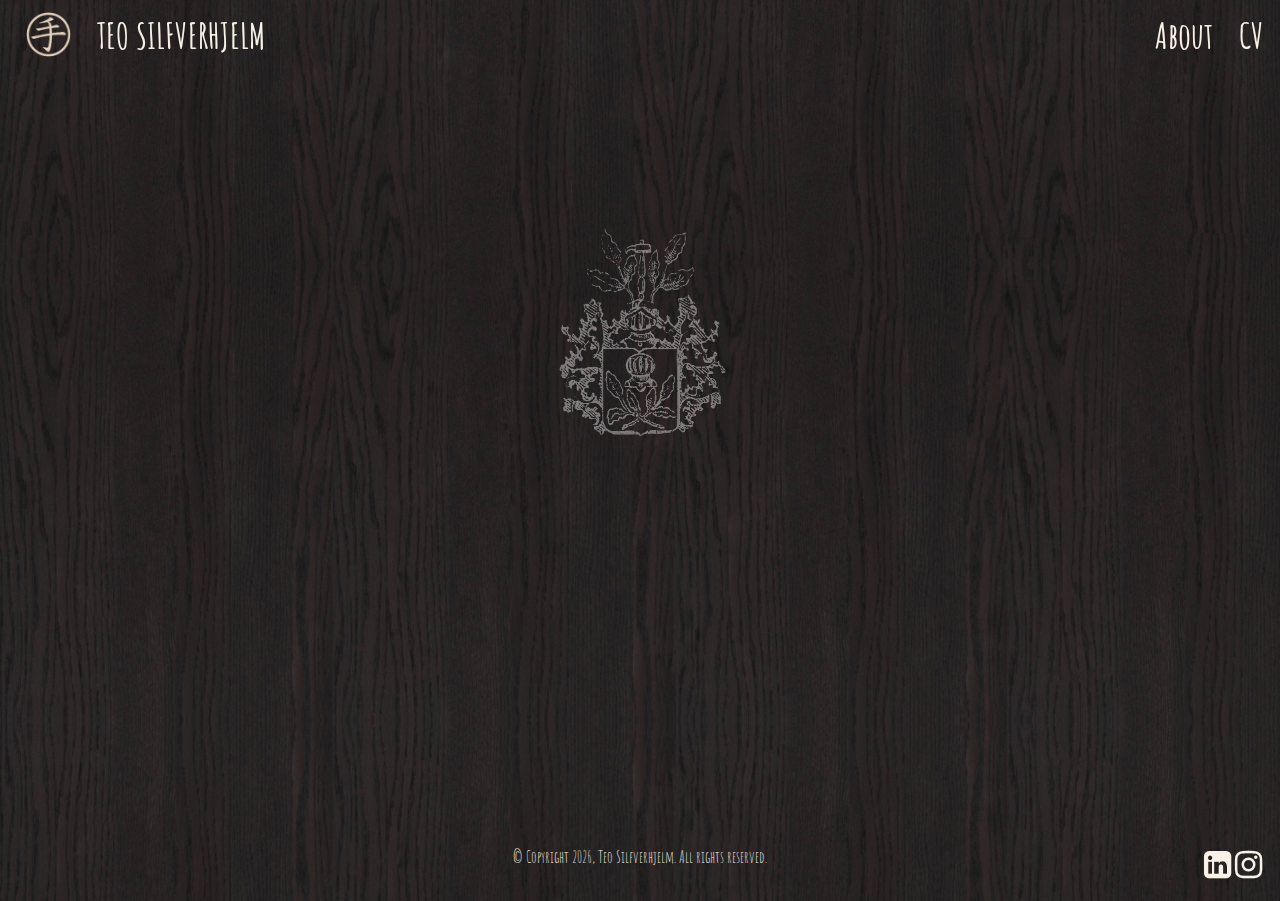
<file: index.html>
<!DOCTYPE html>
<html lang="en">
    <head>
        <meta charset="UTF-8">
        <meta name="viewport" content="width=device-width">
        <meta name="author" content="Teo Silfverhjelm">
        
        <meta property="og:title" content="Teo Silfverhjelm | Home" />
        <meta property="twitter:title" content="Teo Silfverhjelm | Home" />
        <meta property="og:url" content="https://TelluriumTrioxide.github.io/" />
        <meta property="twitter:url" content="https://TelluriumTrioxide.github.io/" />
        <meta property="og:image" content="https://TelluriumTrioxide.github.io/img/meta-linker.png" />
        <meta property="twitter:image" content="https://TelluriumTrioxide.github.io/img/meta-linker.png" />
        <meta property="og:description" content="The portfolio of a video game programmer with affinity toward game AI, gameplay, communication and leadership." />
        <meta property="twitter:description" content="The portfolio of a video game programmer with affinity toward game AI, gameplay, communication and leadership." />
        <meta property="og:image:secure_url" content="https://TelluriumTrioxide.github.io/img/meta-linker.png" />
        <meta property="og:image:url" content="https://TelluriumTrioxide.github.io/img/meta-linker.png" />
        <meta property="og:image:type" content="website" />
        <meta property="og:image:width" content="256" />
        <meta property="og:image:height" content="256" />
        <meta property="og:image:alt" content="Teo Silfverhjelm, Video game programmer Portfolio" />
        <meta property="twitter:card" content="summary_large_image" />
        <meta property="twitter:domain" content="TelluriumTrioxide.github.io" />
        <link rel="icon" href="./img/te-o_orange.png">

        <link rel="stylesheet" type="text/css" href="./style/general-layout.css">
        <link rel="stylesheet" type="text/css" href="./style/font.css">
        <link rel="stylesheet" type="text/css" href="https://cdnjs.cloudflare.com/ajax/libs/font-awesome/4.7.0/css/font-awesome.min.css">
         
        <script type="text/javascript" src="./index.js"></script>

        <!-- This autoredirects the homepage to the about page -->
       <!-- <meta http-equiv="refresh" content="0;url=./about" />-->

        <title> Teo Silfverhjelm | Home </title> 
    </head>
    <body class="base">
        <div class="navbar row">
            <div class="row left"> 
                <a href="./" class="hflink"><img src="./img/te-o_papyrus.png" alt="logo" class="navlogo left" height="100%" style="vertical-align: middle;"/></a>
                <div class="navbutton left">
                    TEO SILFVERHJELM
                </div>
            </div>
            <div class="row right">
                <a href="./about" class="hflink"><div class="navbutton">About</div></a>
                <a href="./cv" class="hflink"><div class="navbutton">CV</div> 
                </a>
            </div>
        </div>
        <div class="body column" style="padding-top: 0px;" height="100%">
            <!-- BODY -->
        </div>
        </div>
        <div class="footer center row">
            <div class="column left"></div>
            <div class="column center">
                <p class="cpyright">&copy; Copyright <script> var today = new Date(); var year = today.getFullYear(); document.write(year);</script>, Teo Silfverhjelm. All rights reserved.</p>
            </div>
            <div class="row right"> 
                <a href="https://www.linkedin.com/in/teo-silfverhjelm/" target="_blank" class="hflink"><i class="fa fa-linkedin-square" style="font-size:32px;margin: 8px 2px 4px 2px; "></i></a>
                <a href="https://www.instagram.com/teo.silfverhjelm/" target="_blank" class="hflink"><i class="fa fa-instagram" style="font-size:32px;margin: 8px 2px 4px 2px;"></i></a>
            </div>
        </div>
    </body>
</html>
</file>
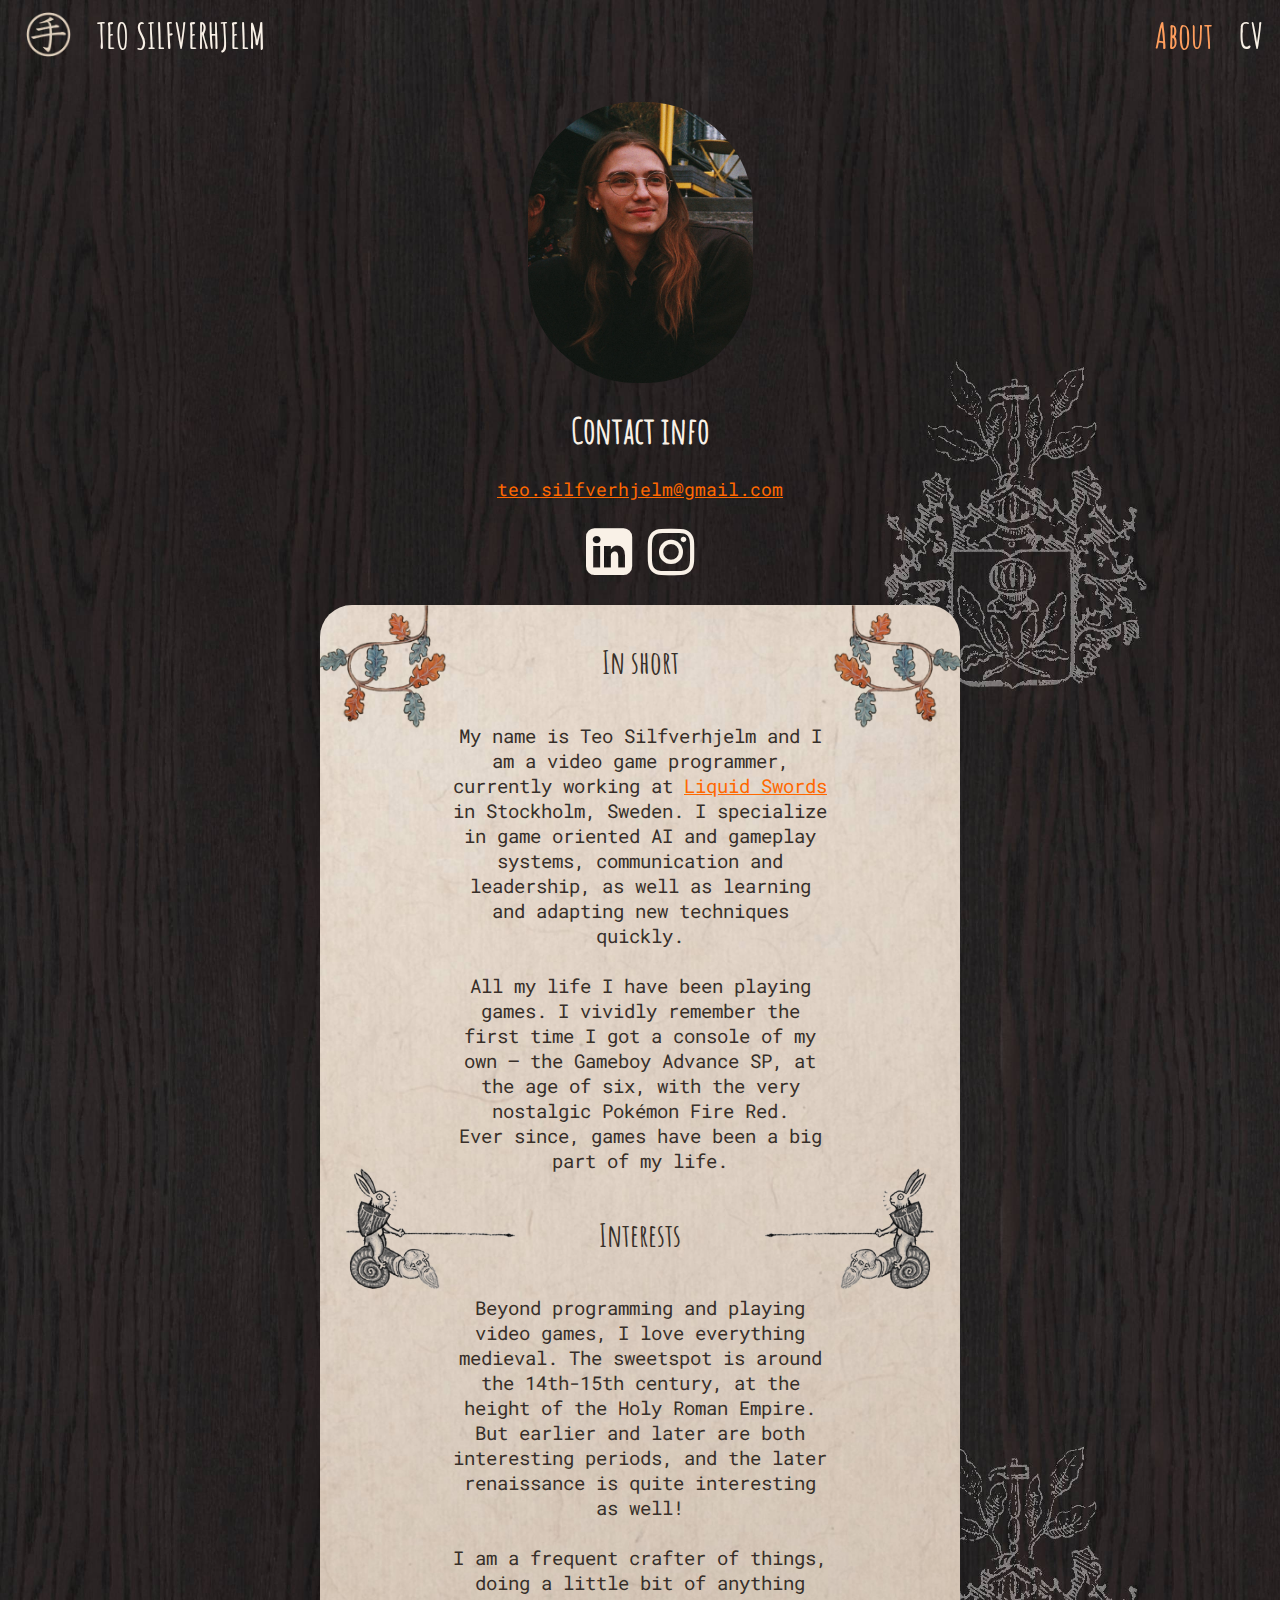
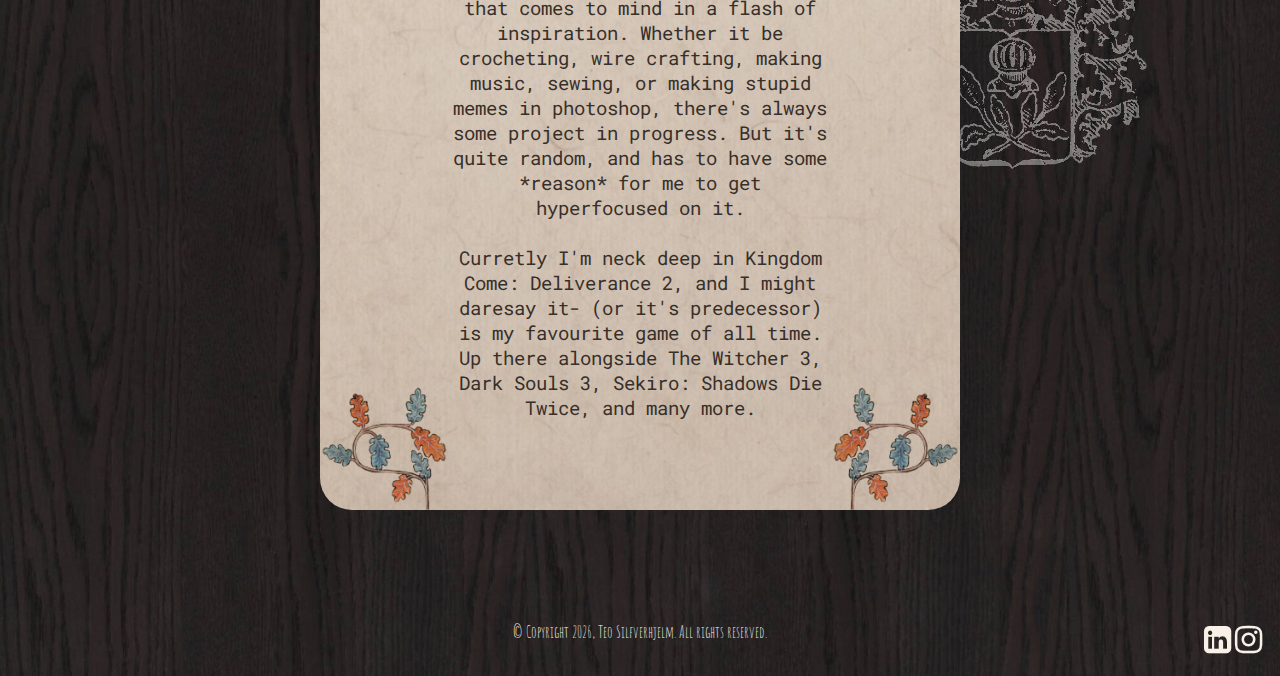
<file: about.html>
<!DOCTYPE html>
<html>
    <head>
        <meta charset="UTF-8">
        <meta name="viewport" content="width=device-width">
        
        <link rel="icon" href="./img/te-o_orange.png">
        <link rel="stylesheet" type="text/css" href="./style/about.css">
        <link rel="stylesheet" type="text/css" href="./style/font.css">
        <link rel="stylesheet" type="text/css" href="./style/general-layout.css">
        <link rel="stylesheet" type="text/css" href="https://cdnjs.cloudflare.com/ajax/libs/font-awesome/4.7.0/css/font-awesome.min.css">

        <script type="text/javascript" src="./index.js"></script>

        <title> Teo Silfverhjelm | About </title> 
    </head>
    <body class="base" 
    onload="SetSectionHeight('rightcolspacer1', 'rightbun1','title1', 'desc1', 'title2');SetSectionHeight('leftcolspacer1', 'leftbun1','title1', 'desc1', 'title2');"
    onresize="SetSectionHeight('rightcolspacer1', 'rightbun1','title1', 'desc1', 'title2');SetSectionHeight('leftcolspacer1', 'leftbun1','title1', 'desc1', 'title2');">
        <!-- HEADER -->
        <div class="navbar row">
            <div class="row left"> 
                <a href="./" class="hflink"><img src="./img/te-o_papyrus.png" alt="logo" class="navlogo left" style="vertical-align: middle;"/></a>
                <div class="navbutton left">
                    TEO SILFVERHJELM
                </div>
            </div>
            <div class="row right">
                <a href="./about" class="hflink"><div class="navbutton" style="color: rgb(255, 158, 93);">About</div></a>
                <a href="./cv" class="hflink"><div class="navbutton">CV</div></a>
            </div>
        </div>

        <!-- BODY -->
        <div class="body center column" height="100%">
            <div class="column"><img src="./img/teo.jpg" class="pictureofme"/></div>
            <div class="column contactinfo">
                <h1 style="font-family: Amatic;">Contact info</h1>
                <div class="column center" style="font-family: RobotoMono;">
                    <div class="row center">
                        <div class="column left"></div>
                        <a href="mailto:teo.silfverhjelm@gmail.com" class="link column" style="max-width:fit-content; margin-bottom: 16px;">teo.silfverhjelm@gmail.com</a>
                        <div class="column right"></div>
                    </div>
                    <div class="row center">
                        <a href="https://www.linkedin.com/in/teo-silfverhjelm/" target="_blank" class="hflink"><i class="fa fa-linkedin-square" style="font-size:3em; margin: 8px;"></i></a>
                        <a href="https://www.instagram.com/teo.silfverhjelm/" target="_blank" class="hflink"><i class="fa fa-instagram" style="font-size:3em; margin: 8px;"></i></a>
                    </div>
                </div>
            </div>
            <div class="row center textbox">
                <div class="column left" style="max-width:20%">
                    <div class="left" id="leftcolspacer1" style="-webkit-transform: scaleX(-1); transform: scaleX(-1);">
                        <img src="./img/leaves.png" class="left textbreaker"></img>
                    </div>
                    <div class="left" id="leftbun1">
                        <img src="./img/bun-short.png" class="left textbreaker"></img>
                    </div>
                    <div class="column left" style="justify-content: flex-end;">
                        <img src="./img/leaves.png" class="left textbreaker" style="-webkit-transform: scale(-1); transform: scale(-1);"></img>
                    </div>
                </div>
                <div class="column center" id="textcolcen" style="max-width:60%;">
                    <h1 id="title1" style="margin-top:4vh;">In short</h1>
                    <p  class="text" id="desc1">
                        My name is Teo Silfverhjelm and I am a video game programmer, 
                        currently working at <a href="https://www.liquidswords.com/about" class="link">Liquid Swords</a> in Stockholm, Sweden.
                        I specialize in game oriented AI and gameplay systems, communication and leadership, as well as learning and adapting new techniques quickly.   
                        <br/><br/>
                        All my life I have been playing games. I vividly remember the first time I got a console of my own – the Gameboy Advance SP, 
                        at the age of six, with the very nostalgic Pokémon Fire Red. <br/>Ever since, games have been a big part of my life.                
                    </p>                   
                    <h1 id="title2">Interests</h1>
                    <p class="text" id="desc2" style="margin-bottom: 10vmin;">
                        Beyond programming and playing video games, I love everything medieval. The sweetspot is around the 14th-15th century, 
                        at the height of the Holy Roman Empire. But earlier and later are both interesting periods, and the later renaissance is quite interesting as well! 
                        <br/><br/>
                        I am a frequent crafter of things, doing a little bit of anything that comes to mind in a flash of inspiration. Whether it be crocheting, wire crafting,
                        making music, sewing, or making stupid memes in photoshop, there's always some project in progress. But it's quite random, and has to have some *reason* for me to get hyperfocused on it. 
                        <br/><br/>                        
                        Curretly I'm neck deep in Kingdom Come: Deliverance 2, and I might daresay it- (or it's predecessor) is my favourite game of all time. Up there alongside
                        The Witcher 3, Dark Souls 3, Sekiro: Shadows Die Twice, and many more. 
                    </p>
                </div>
                <div class="column right" style="max-width:20%">                    
                    <div class="left" id="rightcolspacer1" >
                        <img src="./img/leaves.png" class="right textbreaker"></img>
                    </div>
                    <div class="right" id="rightbun1" style="direction: rtl;">
                        <img src="./img/bun-short.png" class="right textbreaker" style="-webkit-transform: scaleX(-1); transform: scaleX(-1);"></img>
                    </div>
                    <div class="column right" style="justify-content: flex-end;">
                        <img src="./img/leaves.png" class="right textbreaker" style="-webkit-transform: scaleY(-1); transform: scaleY(-1);"></img>
                    </div>
                </div>
            </div>
        </div>

        <!-- FOOTER -->
        <div class="footer center row">
            <div class="column left"></div>
            <div class="column center">
                <p class="cpyright">&copy; Copyright <script> var today = new Date(); var year = today.getFullYear(); document.write(year);</script>, Teo Silfverhjelm. All rights reserved.</p>
            </div>
            <div class="row right"> 
                <a href="https://www.linkedin.com/in/teo-silfverhjelm/" target="_blank" class="hflink"><i class="fa fa-linkedin-square" style="font-size:32px;margin: 8px 2px 4px 2px; "></i></a>
                <a href="https://www.instagram.com/teo.silfverhjelm/" target="_blank" class="hflink"><i class="fa fa-instagram" style="font-size:32px;margin: 8px 2px 4px 2px;"></i></a>
            </div>
        </div>
    </body>
</html>
</file>
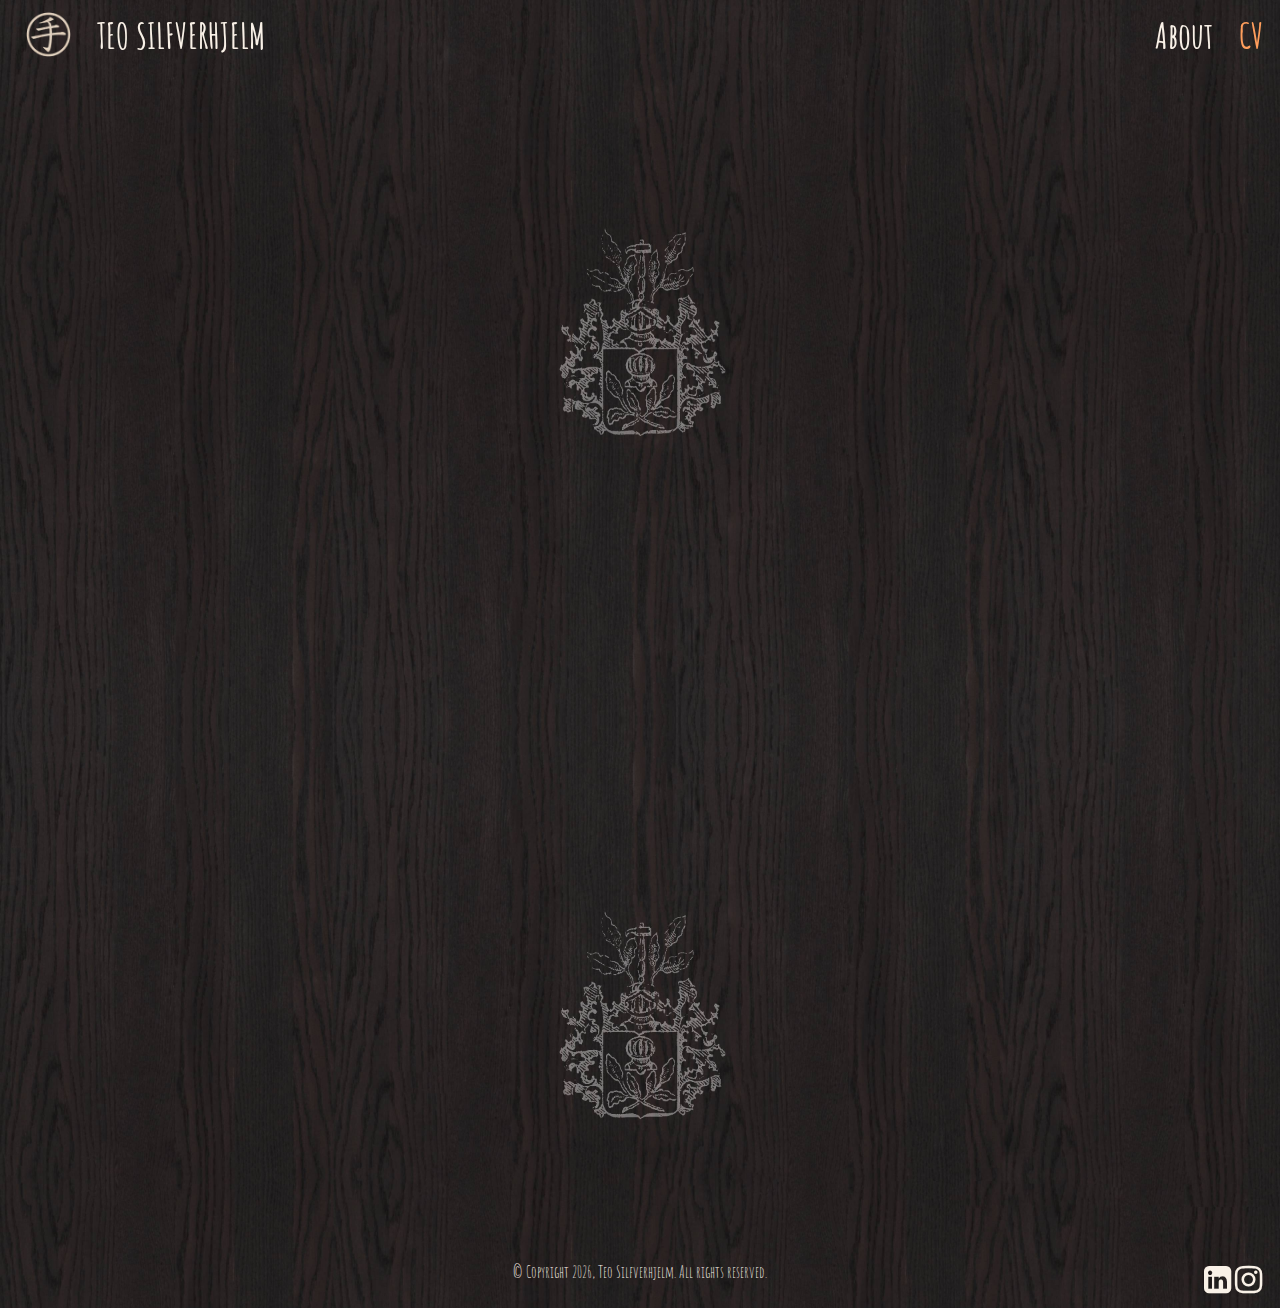
<file: cv.html>
<!DOCTYPE html>
<html>
    <head>
        <meta charset="UTF-8">
        <meta name="viewport" content="width=device-width">
        
        <link rel="icon" href="./img/te-o_orange.png">
        <link rel="stylesheet" type="text/css" href="./style/font.css">
        <link rel="stylesheet" type="text/css" href="./style/general-layout.css">
        <link rel="stylesheet" type="text/css" href="https://cdnjs.cloudflare.com/ajax/libs/font-awesome/4.7.0/css/font-awesome.min.css">
        
        <script type="text/javascript" src="./index.js"></script>

        <title> Teo Silfverhjelm | CV </title> 
    </head>
    <body class="base">
        <div class="navbar row">
            <div class="row left"> 
                <a href="./" class="hflink"><img src="./img/te-o_papyrus.png" alt="logo" class="navlogo left" height="100%" style="vertical-align: middle;"/></a>
                <div class="navbutton left">
                    TEO SILFVERHJELM
                </div>
            </div>
            <div class="row right">
                <a href="./about" class="hflink"><div class="navbutton">About</div></a>
                <a href="./cv" class="hflink"><div class="navbutton" style="color: rgb(255, 158, 93);">CV</div></a>
            </div>
        </div>
        <div class="body column" style="padding: 0;">
            <div class="center">
                <iframe class="pdf" type="application/pdf" src="https://drive.google.com/viewerng/viewer?embedded=true&amp;url=https://telluriumtrioxide.github.io/subpages/TeoSilfverhjelm-CV.pdf"></iframe>
            </div>
        </div>
        <div class="footer center row" style="padding-top: 8px; padding-bottom: 8px;">
            <div class="column left"></div>
            <div class="column center">
                <p class="cpyright">&copy; Copyright <script> var today = new Date(); var year = today.getFullYear(); document.write(year);</script>, Teo Silfverhjelm. All rights reserved.</p>
            </div>
            <div class="row right"> 
                <a href="https://www.linkedin.com/in/teo-silfverhjelm/" target="_blank" class="hflink"><i class="fa fa-linkedin-square" style="font-size:32px;margin: 8px 2px 4px 2px; "></i></a>
                <a href="https://www.instagram.com/teo.silfverhjelm/" target="_blank" class="hflink"><i class="fa fa-instagram" style="font-size:32px;margin: 8px 2px 4px 2px;"></i></a>
            </div>
        </div>
    </body>
</html>
</file>
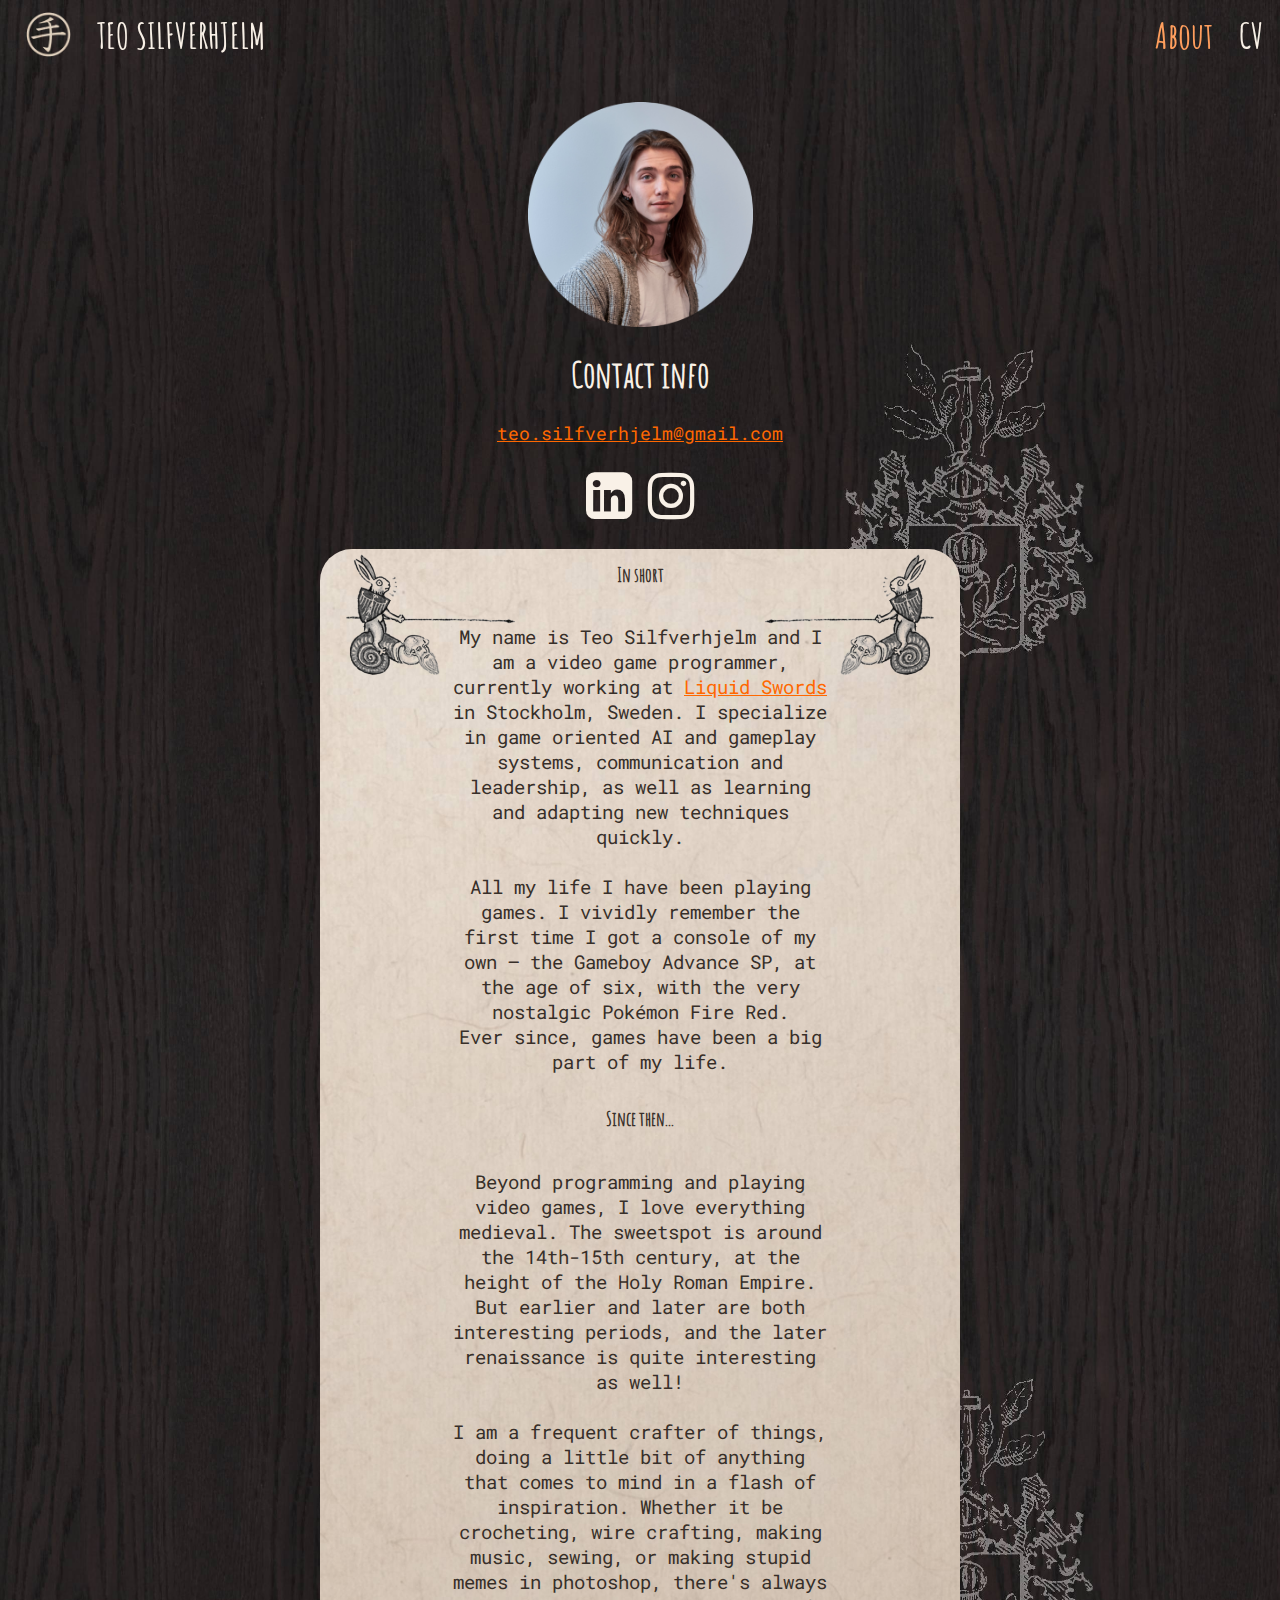
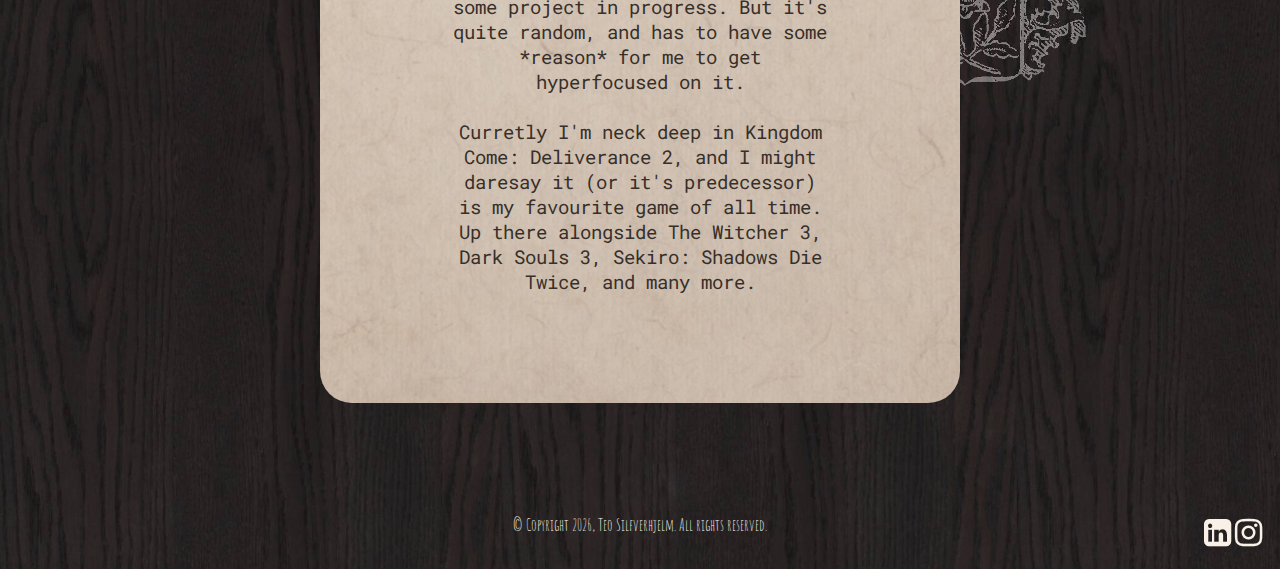
<file: subpages/about.html>
<!DOCTYPE html>
<html>
    <head>
        <meta charset="UTF-8">
        <meta name="viewport" content="width=device-width">
        
        <link rel="icon" href="../img/te-o_orange.png">
        <link rel="stylesheet" type="text/css" href="../style/about.css">
        <link rel="stylesheet" type="text/css" href="../style/font.css">
        <link rel="stylesheet" type="text/css" href="../style/general-layout.css">
        <link rel="stylesheet" type="text/css" href="https://cdnjs.cloudflare.com/ajax/libs/font-awesome/4.7.0/css/font-awesome.min.css">

        <script type="text/javascript" src="../index.js"></script>

        <title> Teo Silfverhjelm | About </title> 
    </head>
    <body class="base">
        <!-- HEADER -->
        <div class="navbar row">
            <div class="row left"> 
                <a href="../" class="hflink"><img src="../img/te-o_papyrus.png" alt="logo" class="navlogo left" style="vertical-align: middle;"/></a>
                <div class="navbutton left">
                    TEO SILFVERHJELM
                </div>
            </div>
            <div class="row right">
                <a href="../subpages/about.html" class="hflink"><div class="navbutton" style="color: rgb(255, 158, 93);">About</div></a>
                <a href="../subpages/cv.html" class="hflink"><div class="navbutton">CV</div></a>
            </div>
        </div>

        <!-- BODY -->
        <div class="body center column" height="100%" onload="SetSectionHeight('rightcolspacer1', 80,'title1', 'desc1');SetSectionHeight('leftcolspacer1', 80,'title1', 'desc1'); ">
            <div class="column"><img src="../img/teo-round-512px.png" class="pictureofme"/></div>
            <div class="column contactinfo">
                <h1 style="font-family: Amatic;">Contact info</h1>
                <div class="column center" style="font-family: RobotoMono;">
                    <div class="row center">
                        <div class="column left"></div>
                        <a href="mailto:teo.silfverhjelm@gmail.com" class="link column" style="margin-bottom: 16px;">teo.silfverhjelm@gmail.com</a>
                        <div class="column right"></div>
                    </div>
                    <div class="row center">
                        <a href="https://www.linkedin.com/in/teo-silfverhjelm/" target="_blank" class="hflink"><i class="fa fa-linkedin-square" style="font-size:3em; margin: 8px;"></i></a>
                        <a href="https://www.instagram.com/teo.silfverhjelm/" target="_blank" class="hflink"><i class="fa fa-instagram" style="font-size:3em; margin: 8px;"></i></a>
                    </div>
                </div>
            </div>
            <div class="row center description textbox">
                <div class="column left" style="max-width:20%">
                    <div class="left" id="leftcolspacer1" onscroll="SetSectionHeight('leftcolspacer1', 80,'title1', 'desc1');"></div>
                    <div class="left">
                        <img src="../img/bun-short.png" class="left textbreaker"></img>
                    </div>
                    <div class="column left"></div>
                </div>
                <div class="column center" id="textcolcen" style="max-width:60%; margin-bottom: 10vmin;">
                    <h1  class="text" style="font-family: Amatic; margin-bottom: 2vh;" id="title1">In short</h1>
                    <p  class="text" style="font-family: RobotoMono; font-size: larger;" id="desc1">
                        My name is Teo Silfverhjelm and I am a video game programmer, 
                        currently working at <a href="https://www.liquidswords.com/about" class="link">Liquid Swords</a> in Stockholm, Sweden.
                        I specialize in game oriented AI and gameplay systems, communication and leadership, as well as learning and adapting new techniques quickly.   
                        <br/><br/>
                        All my life I have been playing games. I vividly remember the first time I got a console of my own – the Gameboy Advance SP, 
                        at the age of six, with the very nostalgic Pokémon Fire Red. <br/>Ever since, games have been a big part of my life.                
                    </p>                   
                    <h1  class="text" style="font-family: Amatic;margin-bottom: 2vh;" id="title2">Since then...</h1>
                    <p class="text" style="font-family: RobotoMono; font-size: larger;" id="desc2">
                        Beyond programming and playing video games, I love everything medieval. The sweetspot is around the 14th-15th century, 
                        at the height of the Holy Roman Empire. But earlier and later are both interesting periods, and the later renaissance is quite interesting as well! 
                        <br/><br/>
                        I am a frequent crafter of things, doing a little bit of anything that comes to mind in a flash of inspiration. Whether it be crocheting, wire crafting,
                        making music, sewing, or making stupid memes in photoshop, there's always some project in progress. But it's quite random, and has to have some *reason* for me to get hyperfocused on it. 
                        <br/><br/>                        
                        Curretly I'm neck deep in Kingdom Come: Deliverance 2, and I might daresay it (or it's predecessor) is my favourite game of all time. Up there alongside
                        The Witcher 3, Dark Souls 3, Sekiro: Shadows Die Twice, and many more. 
                    </p>
                </div>
                <div class="column right" style="max-width:20%">                    
                    <div class="right" id="rightcolspacer1" ></div>
                    <div class="right" style="direction: rtl;">
                        <img src="../img/bun-short.png" class="right textbreaker" style="-webkit-transform: scaleX(-1); transform: scaleX(-1);"></img>
                    </div>
                    <div class="column right"></div>
                </div>
            </div>
        </div>

        <!-- FOOTER -->
        <div class="footer center row">
            <div class="column left"></div>
            <div class="column center">
                <p class="cpyright">&copy; Copyright <script> var today = new Date(); var year = today.getFullYear(); document.write(year);</script>, Teo Silfverhjelm. All rights reserved.</p>
            </div>
            <div class="row right"> 
                <a href="https://www.linkedin.com/in/teo-silfverhjelm/" target="_blank" class="hflink"><i class="fa fa-linkedin-square" style="font-size:32px;margin: 8px 2px 4px 2px; "></i></a>
                <a href="https://www.instagram.com/teo.silfverhjelm/" target="_blank" class="hflink"><i class="fa fa-instagram" style="font-size:32px;margin: 8px 2px 4px 2px;"></i></a>
            </div>
        </div>
    </body>
</html>
</file>
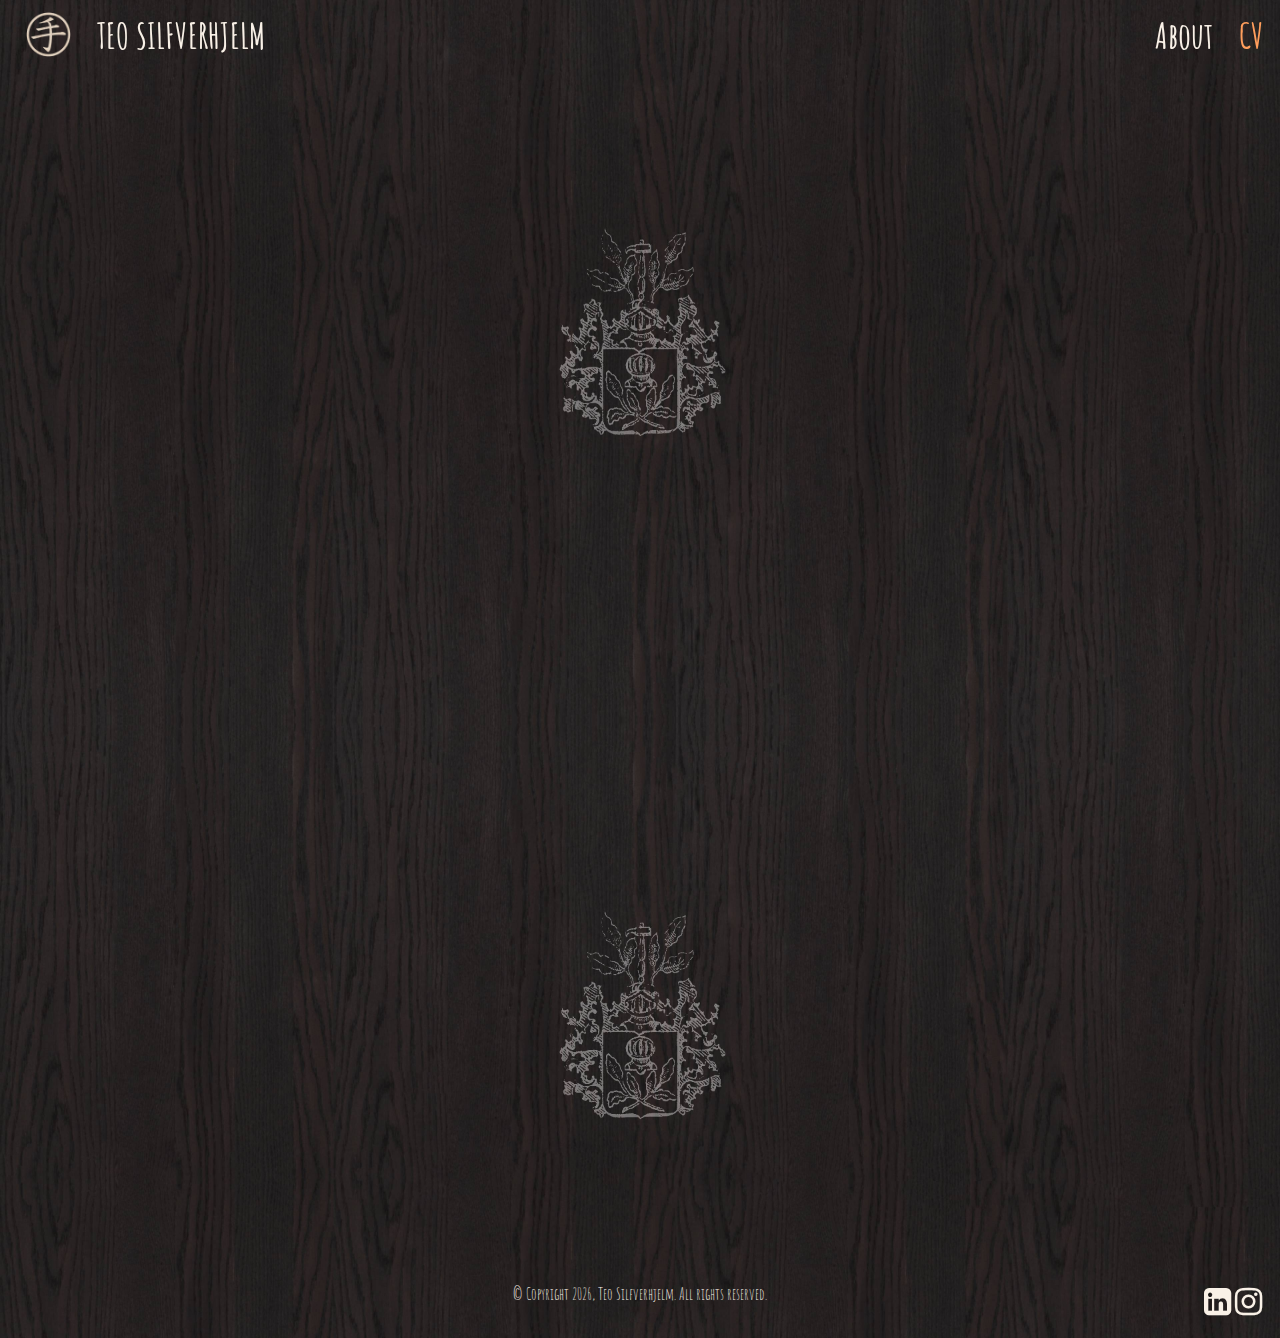
<file: subpages/cv.html>
<!DOCTYPE html>
<html>
    <head>
        <meta charset="UTF-8">
        <meta name="viewport" content="width=device-width">
        
        <link rel="icon" href="../img/te-o_orange.png">
        <link rel="stylesheet" type="text/css" href="../style/font.css">
        <link rel="stylesheet" type="text/css" href="../style/general-layout.css">
        <link rel="stylesheet" type="text/css" href="https://cdnjs.cloudflare.com/ajax/libs/font-awesome/4.7.0/css/font-awesome.min.css">
        
        <script type="text/javascript" src="../index.js"></script>

        <title> Teo Silfverhjelm | CV </title> 
    </head>
    <body class="base">
        <div class="navbar row">
            <div class="row left"> 
                <a href="../" class="hflink"><img src="../img/te-o_papyrus.png" alt="logo" class="navlogo left" height="100%" style="vertical-align: middle;"/></a>
                <div class="navbutton left">
                    TEO SILFVERHJELM
                </div>
            </div>
            <div class="row right">
                <a href="../subpages/about.html" class="hflink"><div class="navbutton">About</div></a>
                <a href="#" class="hflink"><div class="navbutton" style="color: rgb(255, 158, 93);">CV</div></a>
            </div>
        </div>
        <div class="body column">
            <div class="center pdf">
                <iframe src="../subpages/TeoSilfverhjelm-CV.pdf" style="width: 100%;height: 100%;border: none;"></iframe>
            </div>
        </div>
        <div class="footer center row">
            <div class="column left"></div>
            <div class="column center">
                <p class="cpyright">&copy; Copyright <script> var today = new Date(); var year = today.getFullYear(); document.write(year);</script>, Teo Silfverhjelm. All rights reserved.</p>
            </div>
            <div class="row right"> 
                <a href="https://www.linkedin.com/in/teo-silfverhjelm/" target="_blank" class="hflink"><i class="fa fa-linkedin-square" style="font-size:32px;margin: 8px 2px 4px 2px; "></i></a>
                <a href="https://www.instagram.com/teo.silfverhjelm/" target="_blank" class="hflink"><i class="fa fa-instagram" style="font-size:32px;margin: 8px 2px 4px 2px;"></i></a>
            </div>
        </div>
    </body>
</html>
</file>
<file: style/general-layout.css>
@import url(./font.css);

/* --- General layout --- */

/* Overall */
.base {
    background-image: url(../img/site-bg-crest.jpg);
    background-size: cover;
    background-repeat: repeat-y;
    font-family: "Amatic";
    color:rgb(249, 241, 231);
}

/* Navbar */
.navbar {
    /*background-color: rgb(55, 47, 41);*/
    background: none;
    align-items: center;
    position: sticky;
    top:0px;
    font-family: "AmaticBold";
    padding: 8px 8px 8px 8px;
}

.navbar .navbutton {
    display:inline-block;
    vertical-align: middle;
    font-size:4vmin;
    margin: 4px 8px 2vmin 2vmin;
    transition: 0.2s;
}

.navbar .navlogo {
    display:inline-block;
    height:5vmin;
    width:5vmin;
    transition: 0.2s;
    margin: 4px 8px 2vmin 2vmin;
}

/* Body */
body {
    margin: 0;
}
body::-webkit-scrollbar {
    width: 8px;             
    transition: 0.4s;     
    background: rgb(39,34,34);
}
  
body::-webkit-scrollbar-track {
    background: transparent;       
    transition: 0.8s;     
}
  
body::-webkit-scrollbar-thumb {
    background-color: rgb(0, 0, 0, 0);    
    border-radius: 10px;
    transition: 0.8s;     
}
body::-webkit-scrollbar-thumb:hover {
    background-color: rgb(78, 77, 77);
}

.body {
    display: flex;
    flex-direction: column;
    flex-wrap: wrap;
    min-height: calc(100vh - 7vmin - 16px - 4px - 44px - 32px);
    padding-top:2vmin;
    flex: 1 0 auto;
}

.body .textbox {
    border:none;
    border-radius:32px;
    background-image: url(../img/papyrus-tex.jpg);
    background-repeat: repeat;
    background-size:cover;
    padding:0 0  0;
    color:rgb(55, 47, 41);
    overflow:hidden;
    max-width: 2480px;
    margin:0;
    margin-bottom: 10vh;
}
.body .textbox .text {
    font-family: "RobotoMono";
    font-size: larger;
}

.body .textbox .textbreaker {
    /*margin: auto;*/
    height:15vmin;
}

@media only screen and (orientation:portrait) {
    .body .textbox {
        margin-right: 2vw;
        margin-left: 2vw;
        margin-top:40px;
        text-align: center;
        font-size: small;
    } 
    
    .footer .cpyright {
        font-size: medium;
    }
}
@media only screen and (orientation:landscape) {
    .body .textbox {
        width: 50vw;
        text-align: center;
        margin-right: auto;
        margin-left: auto;
        margin-top: auto;
    }
}

/* Footer */
.footer {
    color:rgb(249, 241, 231);
    font-family: "Amatic";
    vertical-align: middle;
    padding: 16px 16px 16px 16px;
    min-height: 32px;
    margin-bottom: auto;
    flex-shrink: 0;
}
.footer .cpyright {
    font-size: 1em;
    margin-top: 4px;
}

/* --- Alignment --- */

.column {
    display: flex;
    flex-direction: column;
    flex-basis: 100%;
    flex: 1;
}
.row {
    display: flex;
    flex-direction: row;
    flex-basis: 100%;
    flex: 1;
}
.padlr {
    padding-left: 40px;
    padding-right: 40px;
}
.left {
    text-align: left;
    justify-content: left;
}
.center {
    text-align: center;
    justify-content: center;
}
.right {
    text-align: right;
    justify-content: right;
}

/* --- File Display --- */

.pdf {
    min-height: calc(100vh - 7vmin - 16px - 4px - 44px - 32px);
    max-width: 90vw;
    min-width:50vmax;
    border:none;
}
@media screen and (-webkit-min-device-pixel-ratio:0) {
    /* Chrome- and Safari-specific CSS here*/
    .pdf {
        height:1160px;
    }
}

/* --- Links --- */
.hflink {
    color: rgb(249, 241, 231);
    transition: 0.2s;
    z-index: 1000;
}
.hflink:hover {
    color: rgb(255, 104, 0);
}

.link {
    color: rgb(255, 104, 0);
    transition: 0.2s;
}
.link:hover {
    color: rgb(255, 153, 0);
}
.link:active {
    color: rgb(151, 60, 0);
}
</file>
<file: style/font.css>
/* --- Font setup --- */

@font-face {
    font-family: "Amatic";
    src: url("../font/AmaticSC-Regular.ttf") format("truetype");
}
@font-face {
    font-family: "AmaticBold";
    src: url("../font/AmaticSC-Bold.ttf") format("truetype");
}

@font-face {
    font-family: "RobotoMono";
    src: url("../font/RobotoMono/RobotoMono-VariableFont_wght.ttf") format("truetype");   
}

@font-face {
    font-family: "RobotoMonoItalic";
    src: url("../font/RobotoMono/RobotoMono-Italic-VariableFont_wght.ttf") format("truetype");   
}

h1, h2, h3, h4, h5, h6 {
    font-family: "AmaticBold";
}
</file>
<file: style/about.css>
.body .pictureofme {
    margin:auto;
    max-width:100%;
    max-height:100%;
    width: 25vmin;

    border: none;
    border-radius: 12vmin;
}

.contactinfo {
    color:rgb(249, 241, 231);
    font-size: large;  
    text-align: center;
    margin-bottom: 2vh;
}

@media only screen and (orientation:portrait) {
    .body .description {
        padding-right: 10vw;
        padding-left: 10vw;
        padding-top:40px;
        text-align: center;
        font-size: small;
    }  
    .body .pictureofme {
        width: 70vmin;
        text-align: center;
        margin:auto;
        margin-top: 2vh;
        max-height: calc(25vh * 5 / 4);
        max-width:25vh;
    }
    .cvimage {
        width:90%;
    }
}
@media only screen and (orientation:landscape) {
    .body .pictureofme {
        text-align: center;
        margin:auto;
    }
    .cvimage {
        width:50vw;
    }
}
</file>
